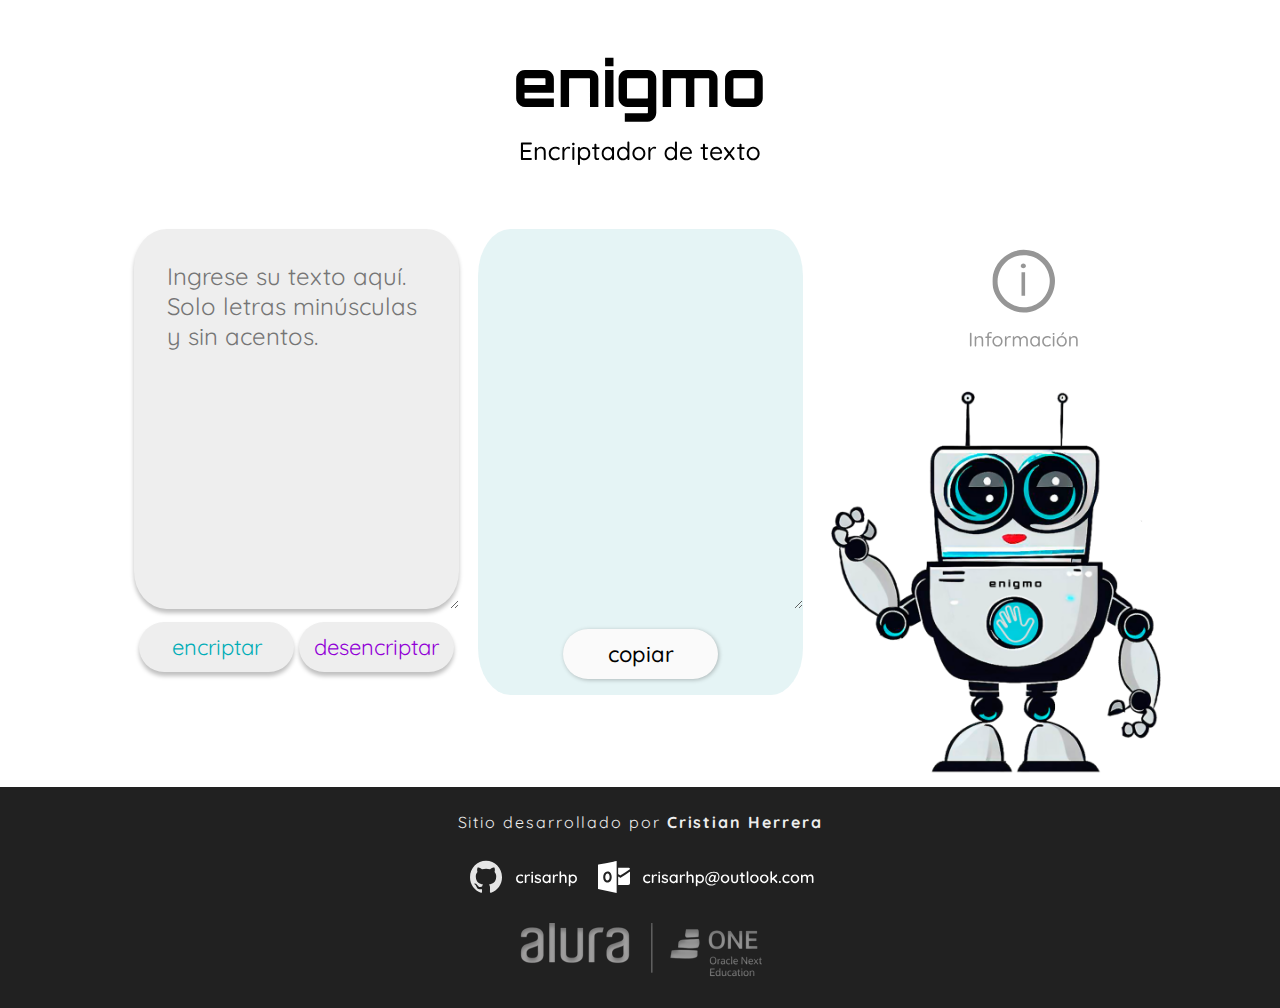
<file: index.html>
<!DOCTYPE html>
<html lang="es">

<head>

    <meta charset="UTF-8">
    <meta http-equiv="X-UA-Compatible" content="IE=edge">
    <meta name="viewport" content="width=device-width, initial-scale=1.0">

    <link rel="stylesheet" href="style.css">
    <link rel="icon" type="image/x-icon" href="favicon.ico">
    <title>enigmo | encriptar texto</title>

    <!--Font: Quicksand-->
        <link rel="preconnect" href="https://fonts.googleapis.com">
        <link rel="preconnect" href="https://fonts.gstatic.com" crossorigin>
        <link href="https://fonts.googleapis.com/css2?family=Quicksand:wght@500;700&display=swap" rel="stylesheet">
    <!---->

</head>


<body>

    <header>
         <picture class="enigmo-logo">
             <source srcset="elementos/Logo_enigmo-PCyTABLETversion.svg" media="(min-width: 768px)">
             <source srcset="elementos/Logo_enigmo-MOBILEversion.svg" media="(max-width: 768px)"> 
             <img src="elementos/Logo_enigmo-PCyTABLETversion.svg" alt="Enigmo Logo">
        </picture>
    </header>


    <main>

        <section class="user-area">
            <textarea type="text" class="input-area" id="input" placeholder="Ingrese su texto aquí. Solo letras minúsculas y sin acentos."></textarea>
        
            <div class="buttons">
                <button class="encriptar_button" id="button1">encriptar</button>
                <button class="desencriptar_button" id="button2">desencriptar</button>
            </div>
        </section>

        <section class="output-area">
            <div class="output-box">
                <textarea class="output-message"></textarea>
                <div class="copy_area">
                    <button class="copiar_button" id="button3">copiar</button> 
                </div>
            </div>
        </section>

        <section class="right_main_area">

            <div class="info_link">
                <a href="info_page.html"> 
                    <picture>
                        <source srcset="elementos/icon_informacion-PCyTABLETversion.svg" media="(min-width: 768px)">
                        <source srcset="elementos/icon_informacion-MOBILEversion.svg" media="(max-width: 768px)">
                        <img class="info_icon_svg" src="elementos/icon_informacion-PCyTABLETversion.svg" alt="Informacion"> 
                    </picture>
                </a>
            </div>

            <div class="enigmo_avatar">
                <img class="enigmo_imagen" id="status" src="elementos/enigmo_hello-450x450.png">
                <script>
                    window.onload = function() {
                        document.getElementById("status").src = "elementos/enigmo_hello-450x450.png";
                
                        document.getElementById("input").addEventListener("focus", function() {
                            document.getElementById("status").src = "elementos/enigmo_looking-450x450.png";
                        });
                
                        document.getElementById("button1").addEventListener("click", function() {
                            document.getElementById("status").src = "elementos/enigmo_locked-450x450.png";
                        });
                
                        document.getElementById("button2").addEventListener("click", function() {
                            document.getElementById("status").src = "elementos/enigmo_unlocked-450x450.png";
                        });

                        document.getElementById("button3").addEventListener("click", function() {
                            document.getElementById("status").src = "elementos/enigmo_copy-450x450.png";
                        });
                    }
                </script>    
            </div>
        </section>
    </main>

    
    <footer>
        <div class="by_message">
            <p>Sitio desarrollado por <strong>Cristian Herrera</strong></p>
        </div>
        
        <div class="contact-info">
                <a href="https://github.com/crisarhp" target="_blank" rel="noopener noreferrer"> 
                    <picture>
                        <source srcset="elementos/box_Github-PCversion.svg" media="(min-width: 1440px)">
                        <source srcset="elementos/box_Github-TABLETversion.svg" media="(min-width: 768px)">
                        <source srcset="elementos/box_Github-MOBILEversion.svg" media="(max-width: 768px)">
                        <img src="elementos/box_Github-PCversion.svg" alt="Github"> 
                    </picture>
                </a>
            
                <a href="mailto:crisarhp@outlook.com" target="_blank" rel="noopener noreferrer">
                    <picture class="outlook_image"> 
                        <source srcset="elementos/box_Outlook-PCversion.svg" media="(min-width: 1440px)">
                        <source srcset="elementos/box_Outlook-TABLETversion.svg" media="(min-width: 768px)">
                        <source srcset="elementos/box_Outlook-MOBILEversion.svg" media="(max-width: 768px)">
                        <img src="elementos/box_Outlook-PCversion.svg" alt="Outlook">
                    </picture>
                </a>

        </div>

        <picture class="AluraOracle_logo"> 
            <source srcset="elementos/logo_AluraOracle-PCversion.png" media="(min-width: 1440px)">
            <source srcset="elementos/logo_AluraOracle-TABLETversion.png" media="(min-width: 768px)">
            <source srcset="elementos/logo_AluraOracle-MOBILEversion.png" media="(max-width: 768px)">
            <img src="elementos/logo_AluraOracle-PCversion.png" alt="Logo Alura-Oracle">
        </picture>

    </footer>
        
    </body>
</html>
</file>
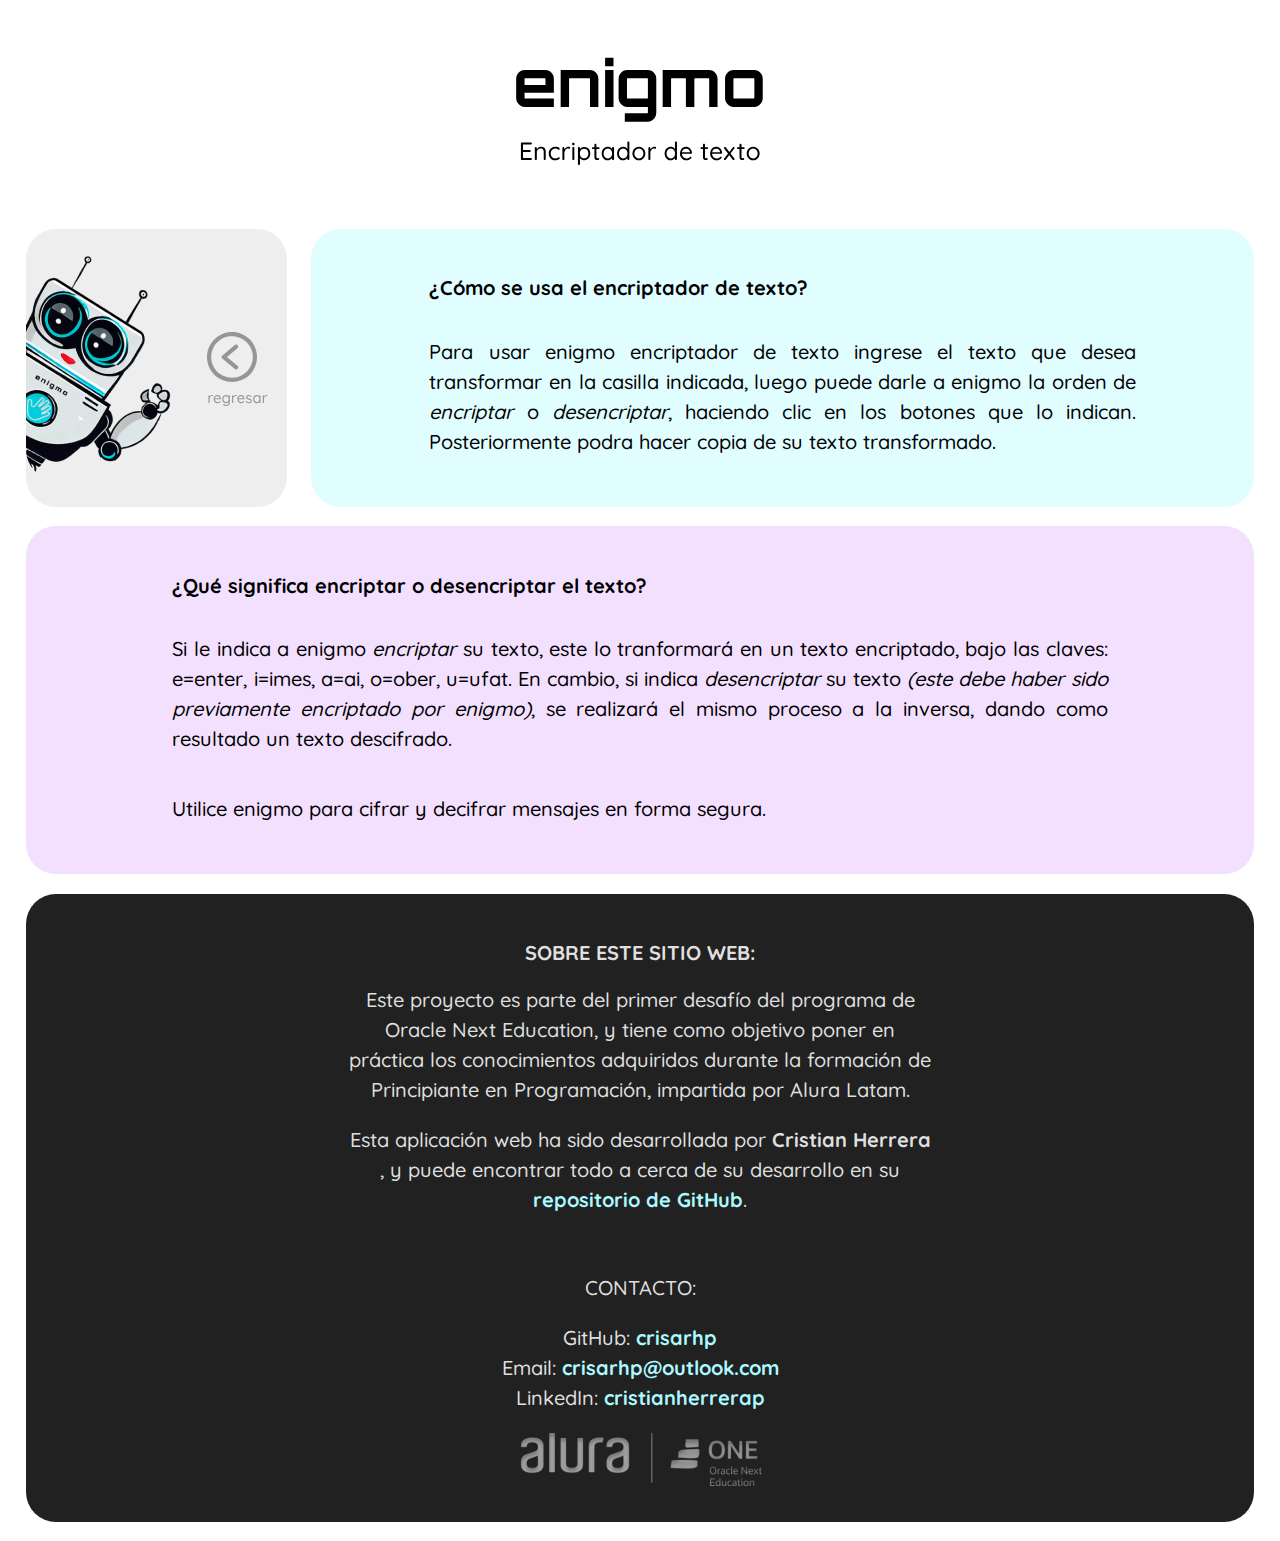
<file: info_page.html>
<!DOCTYPE html>
<html lang="es">

<head>

    <meta charset="UTF-8">
    <meta http-equiv="X-UA-Compatible" content="IE=edge">
    <meta name="viewport" content="width=device-width, initial-scale=1.0">

    <link rel="stylesheet" href="style-info_page.css">
    <link rel="icon" type="image/x-icon" href="favicon.ico">
    <title>enigmo | informacion</title>

    <!--Font: Quicksand-->
        <link rel="preconnect" href="https://fonts.googleapis.com">
        <link rel="preconnect" href="https://fonts.gstatic.com" crossorigin>
        <link href="https://fonts.googleapis.com/css2?family=Quicksand:wght@500;700&display=swap" rel="stylesheet">
    <!---->

</head>

<body>

    <header>

        <picture class="enigmo-logo">
            <source srcset="elementos/Logo_enigmo-PCyTABLETversion.svg" media="(min-width: 768px)">
            <source srcset="elementos/Logo_enigmo-MOBILEversion.svg" media="(max-width: 768px)"> 
            <img src="elementos/Logo_enigmo-PCyTABLETversion.svg" alt="Enigmo Logo">
        </picture>

    </header>


    <main>

        <section class="home_section">

            <div class="hello_block">
                
                <picture class="enigmo_hello">
                    <source srcset="elementos/enigmo_info_hello-PCversion.png" media="(min-width: 1440px)">
                    <source srcset="elementos/enigmo_info_hello-TABLETversion.png" media="(min-width: 768px)">
                    <source srcset="elementos/enigmo_info_hello-MOBILEversion.png" media="(max-width: 768px)">
                    <img class="enigmo_hello" src="elementos/enigmo_info_hello-PCversion.png" alt="Hello enigmo"> 
                </picture>
                
                <div class="back_link">
                    <a href="index.html"> 
                        <picture class="back_icon">
                            <source srcset="elementos/icon_regresar-PCyTABLETversion.svg" media="(min-width: 768px)">
                            <source srcset="elementos/icon_regresar-MOBILEversion.svg" media="(max-width: 768px)">
                            <img class="back_icon" src="elementos/icon_regresar-PCyTABLETversion.svg" alt="Informacion"> 
                        </picture>
                    </a>
                </div>
            
            </div>

            <div class="how_block">
                <div class="text_box">
                    <h2>¿Cómo se usa el encriptador de texto?</h2>
                    <p>Para usar  enigmo encriptador de texto ingrese el texto que desea transformar en la casilla indicada, luego puede darle a enigmo la orden de <em>encriptar</em> o <em>desencriptar</em>, haciendo clic en los botones que lo indican. Posteriormente podra hacer copia de su texto transformado.</p>
                </div>
            </div>

        </section>
        
        <section class="how_what_sect">

            <div class="how_block_2">
                <div class="text_box">
                    <h2>¿Cómo se usa el encriptador de texto?</h2>
                    <p>Para usar  enigmo encriptador de texto ingrese el texto que desea transformar en la casilla indicada, luego puede darle a enigmo la orden de <em>encriptar</em> o <em>desencriptar</em>, haciendo clic en los botones que lo indican. Posteriormente podra hacer copia de su texto transformado.</p>
                </div>
            </div>

            <section class="what_block">
                <div class="text_box">
                    <h2>¿Qué significa encriptar o desencriptar el texto?</h2>
                    <p>Si le indica a enigmo <em>encriptar</em> su texto, este lo tranformará en un texto encriptado, bajo las claves: e=enter, i=imes, a=ai, o=ober, u=ufat. En cambio, si indica <em>desencriptar</em> su texto <i>(este debe haber sido previamente encriptado por enigmo)</i>, se realizará el mismo proceso a la inversa, dando como resultado un texto descifrado.</p>
                    <p>Utilice enigmo para cifrar y decifrar mensajes en forma segura.</p>
                </div>
            </section>
        
        </section>

        <section class="credits_section">

            <div class="text_box">
                <div class="project_block">
                    <h2>SOBRE ESTE SITIO WEB:</h2>
                    <p class="paragraph2">Este proyecto es parte del primer desafío del programa de Oracle Next Education, y tiene como objetivo poner en práctica los conocimientos adquiridos durante la formación de Principiante en Programación, impartida por Alura Latam. </p>
                    <p class="paragraph2">Esta aplicación web ha sido desarrollada por <b>Cristian Herrera</b> , y puede encontrar todo a cerca de su desarrollo en su <a href="https://github.com/crisarhp/Challenge_Encriptador_G5.git" target="_blank" rel="noopener noreferrer">repositorio de GitHub</a>.</p>
                </div>

                <div class="contact_block">
                    <br>
                    <p>CONTACTO:</p> 
                    <p>
                    GitHub: 
                    <a 
                        href="https://github.com/crisarhp" target="_blank" rel="noopener noreferrer">crisarhp
                    </a><br>
                    Email: 
                    <a 
                        href="mailto:crisarhp@outlook.com" target="_blank" rel="noopener noreferrer">crisarhp@outlook.com
                    </a><br>
                    LinkedIn: 
                    <a
                        href="https://www.linkedin.com/in/cristianherrerap/" target="_blank" rel="noopener noreferrer">cristianherrerap</a><br>   
                    </p>
                </div>

            </div>

            <picture class="AluraOracle_logo"> 
                <source srcset="elementos/logo_AluraOracle-PCversion.png" media="(min-width: 1440px)">
                <source srcset="elementos/logo_AluraOracle-TABLETversion.png" media="(min-width: 768px)">
                <source srcset="elementos/logo_AluraOracle-MOBILEversion.png" media="(max-width: 768px)">
                <img class="AluraOracle_logo" src="elementos/logo_AluraOracle-PCversion.png" alt="Logo Alura-Oracle">
            </picture>

        </section>

    </main>
            
</body>
</html>
</file>
<file: style.css>
/*_______________SETTINGS_______________*/

*{
    font-family: 'Quicksand';
    font-size: 16px;
    border: none;
    margin: 0;
    padding: 0;
}

textarea:focus-visible{
    outline: none;
}

button{
    user-select: none;
}

/*_______________GENERAL STYLE_______________*/

body{
    width: 100%;
}

textarea{
    font-size: 1.5em;
}

/*-------------Header-------------*/

header{
    width: 100%;
    height: 100%;
    display: flex;
    flex-direction: column;
    align-items: center;
    justify-content: center;
    margin-top: 3%;
}

/*--------------Main--------------*/

main {
    display: flex;
    width: 100%;
    height: 100%;
    margin-top: 3%;
    justify-content: space-around;
}

    .input-area{
        box-sizing: border-box;
        background: #EEEEEE;
        mix-blend-mode: normal;
        box-shadow: 0px 4px 4px rgba(0, 0, 0, 0.25);
        border-radius: 10%;        
        padding: 10%;
    }
        
    .buttons {
        display: flex;
        justify-content: space-evenly;
        align-items: center;
        width: 100%;
        margin-top: 4%;
        margin-bottom: 4%;
    }

        .buttons button{
            background: #EEEEEE;
            box-shadow: 0px 4px 4px rgba(0, 0, 0, 0.25);
            border-radius: 35px;
        }

            .encriptar_button{
                color: #00ADB7;
            }

            .desencriptar_button{
                color: #9200D7;
            }

    .output-box{
        background: rgba(0, 152, 160, 0.1);
        border-radius: 10%;
    }
        .output-message{
            background: none;
            box-sizing: border-box;
            padding: 10%;
        }

        .copy_area{
            display: flex;
            align-content: center;
            justify-content: center;
            padding: 5%;
        }

        .copiar_button {
            background: #FAFAFA;
            box-shadow: 1px 1px 4px rgba(0, 0, 0, 0.25);
            border-radius: 35px;
        }

    .right_main_area{
        display: flex;
        flex-direction: column;
        align-items: center;
        justify-content: flex-end;
    }


/*-------------Footer-------------*/

footer{
    width: 100%;
    height: 100%;
    display: flex;
    flex-direction: column;
    align-items: center;
    justify-content: flex-start;
    background: #212121;
    flex-wrap: nowrap;
}

        .by_message{
        font-size: 1.20em;
        letter-spacing: 0.1em;
        color: #EEEEEE;
        margin-top: 2%; 
        }

        .contact-info{
            display: flex;
            justify-content: center;
            width: 100%;
            margin-top: 1.2%; 
        }

    .AluraOracle_logo{
        margin-top: 1.2%;
        margin-bottom: 2%;
    }

/*___________________________________________*/




/*____________SMARTPHONE VERSION____________*/

@media screen and (max-width: 768px) {

     /*-------------Header-------------*/

     header{
        margin-top: 10%;
    }

   .enigmo-logo img{
    width: 30vh;
   }


    /*--------------Main--------------*/

    main{
        justify-content: flex-start;
        flex-direction: column;
        flex-wrap: wrap;
        align-content: flex-start;
        align-items: center;
    }

    .user-area{
        display: flex;
        flex-direction: column;
        flex-wrap: nowrap;
        align-items: center;
        width: 100%;
        margin-top: 5%;
        margin-bottom: 3%;
    }

        .input-area{
            width: 313px;
            height: 157px;
            box-shadow: inset 0px 2px 2px rgba(0, 0, 0, 0.25);
            border-radius: 30px;        
            padding: 3%;
            font-size: 1.2em;
        }

            .input-area:placeholder-shown{
            font-size: 1em;
            }
        
        .buttons {
            justify-content: center;
            
        }
            .buttons button{
                background: #f7f7f7;
                color: #595959;
                box-shadow: 0.2px 2px 2px rgba(70, 70, 70, 0.25);
                width: 135px;
                height: 50px;
                border-radius: 35px; 
                font-size: 1.2em;
            }

            .desencriptar_button{
                margin-left: 3%;
            }

            .encriptar_button:active{
                background: #00ADB7;
                box-shadow: inset 0px 4px 4px rgba(0, 0, 0, 0.25);
                font-weight: bold;
                color: #EEEEEE;
            }

            .desencriptar_button:active{
                background: #9200D7;
                box-shadow: inset 0px 4px 4px rgba(0, 0, 0, 0.25);
                font-weight: bold;
                color: #EEEEEE;
                transition: 1s all;
            }
    
    .output-area{
        display: inline-block;
        margin-left: 1.5%;
        margin-right: 1.5%;
        margin-bottom: 3%;
    }

        .output-box{
            border-radius: 30px; 
        }
            .output-message{
                width: 323px;
                height: 137px;
                font-size: 1.2em;
            }

            .copiar_button {
                width: 116px;
                height: 38px;
                font-size: 1.2em;
                color: black;
                box-shadow: 0.2px 2px 2px rgba(70, 70, 70, 0.25);
            }

                .copiar_button:active{
                    background: #449A00;;
                    box-shadow: inset 0px 4px 4px rgba(0, 0, 0, 0.25);
                    border-radius: 35px;
                    color: #FAFAFA;
                    font-weight: bold;
                }

    .enigmo_imagen {
        width: 40vh;
        height: auto;
    }

    /*-------------Footer-------------*/

    .by_message{
        font-size: 0.1em;
        letter-spacing: 0.1em;
        color: #969696;
        margin-top: 5%; 
        }

    .contact-info{
        display: flex;
        justify-content: space-evenly;
        align-items: center;
        flex-direction: row;
        width: 100%;
        margin-top: 6%;
        margin-bottom: 6%; 
    }

}/*________________________________________*/



/*____________TABLET VERSION____________*/

@media screen and (min-width: 768px) {

    /*--------------Main--------------*/

    main{
        justify-content: center;
        flex-direction: row;
        flex-wrap: wrap;
        align-content: flex-start;
        align-items: flex-start;
        margin-left: 3%;
    }

    .user-area{
        display: inline-flex;
        margin-bottom: 3%;
        flex-direction: column;
        flex-wrap: wrap;
        align-content: flex-start;
        align-items: center;
    }

        .input-area{
            width: 325px;
            height: 380px;
        }

            .input-area:placeholder-shown{
                font-size: 1.5em;
            }

        .buttons button{
            font-size: 22px;
            line-height: 28px;
            width: 155px;
            height: 50px;
        }   

            .encriptar_button:hover{
                background: #00ADB7;
                box-shadow: inset 0px 4px 4px rgba(0, 0, 0, 0.25);
                font-weight: bold;
                color: #EEEEEE;
                transition: 1s all;;
            }


            .desencriptar_button:hover{
                background: #9200D7;
                box-shadow: inset 0px 4px 4px rgba(0, 0, 0, 0.25);
                font-weight: bold;
                color: #EEEEEE;
                transition: 1s all;
            }
 
    .output-area{
            display: inline-block;
            margin-left: 1.5%;
            margin-right: 1.5%;
            margin-bottom: 3%;
        }

        .output-message{
            width: 325px;
            height: 380px;
            }
        
        .copiar_button {
            width: 155px;
            height: 50px;
            font-weight: 500;
            font-size: 22px;
            color: black;
        }

            .copiar_button:hover{
                background: #FAFAFA;
                box-shadow: inset 0px 4px 4px rgba(0, 0, 0, 0.25);
                border-radius: 35px;
                color: #449A00;
                transition: 1s all;
                font-weight: bold;
            }

            .info_icon_svg:hover{
                width: 180px;
                height: 180px;
                transition: 2s all;
            }

            .enigmo_imagen {
                width: 400px;
                height: auto;
               
            }

    /*-------------Footer-------------*/

    .contact-info{
        justify-content: center;
    }

}/*______________________________________*/


  
/*____________DESKTOP VERSION____________*/

@media screen and (min-width: 1440px) {

    /*--------------Main--------------*/

    main{
        justify-content: flex-start;
    }

    .user-area{
        display: inline-block;
        margin-left: 8%;
        margin-right: 1.5%;
        margin-bottom: 3%;
    }

        .input-area{
           min-width: 450px;
           height: 470px;
        }

            .input-area:placeholder-shown{
                font-size: 1.5em;
            }

        .buttons button{
            font-weight: 500;
            font-size: 22px;
            line-height: 28px;
            width: 173px;
            height: 56px;
        }   

            .encriptar_button:hover{
                background: #00ADB7;
                box-shadow: inset 0px 4px 4px rgba(0, 0, 0, 0.25);
                font-weight: bold;
                color: #EEEEEE;
                transition: 1s all;;
            }


            .desencriptar_button:hover{
                background: #9200D7;
                box-shadow: inset 0px 4px 4px rgba(0, 0, 0, 0.25);
                font-weight: bold;
                color: #EEEEEE;
                transition: 1s all;
            }
 
    .output-area{
            display: inline-block;
            margin-left: 1.5%;
            margin-right: 1.5%;
            margin-bottom: 3%;
        }

        .output-message{
            min-width: 450px;
            height: 520px;
            }
        
        .copiar_button {
            width: 173px;
            height: 56px;
            font-weight: 500;
            font-size: 22px;
            color: black;
        }

            .copiar_button:hover{
                background: #FAFAFA;
                box-shadow: inset 0px 4px 4px rgba(0, 0, 0, 0.25);
                border-radius: 35px;
                color: #449A00;
                transition: 1s all;
                font-weight: bold;
            }
    
        .right_main_area {
            margin-left: 1.5%;
        }
           
            .info_icon_svg:hover{
                width: 180px;
                height: 180px;
                transition: 2s all;
            }

            .enigmo_imagen {
                width: 450px;
                height: 450px;
            }

    /*-------------Footer-------------*/

    .contact-info{
        justify-content: center;
    }

}/*______________________________________*/
</file>
<file: style-info_page.css>
/*_______________SETTINGS_______________*/
*{
    border: none;
}

body{
    width: 100%;
    margin: 0px;
    padding: 0px;
}

h2{
    font-family: 'Quicksand', sans-serif;
    font-family: 'Quicksand';
    font-style: normal;
    font-weight: 700;
    font-size: 20px;
}

p{
    font-family: 'Quicksand';
    font-style: normal;
    font-weight: 500;
    font-size: 20px;
    line-height: 30px;
}

a {
    font-weight: 700;
    text-decoration: none;
    color: #acf9ff;
    -webkit-tap-highlight-color: rgba(0,0,0,0);
}

/*_______________GENERAL STYLE_______________*/

.how_block_2{
    display: none;
}

/*-------------Header-------------*/

header{
    display: flex;
    flex-direction: column;
    align-items: center;
    justify-content: center;
    width: 100%;
    height: 100%;
    margin-top: 3%;
}

/*--------------Main--------------*/

main {
    width: 100%;
    height: 100%;
    margin-top: 3%;
}

    .hello_block{
        background: #EEEEEE;
        border-radius: 30px;
    }
        
        .how_block{
            background: #E0FDFF;
            border-radius: 30px;
            padding: 30px;
        }

        .what_block{
            background: #F3E0FF;
            border-radius: 30px;
            padding: 30px;
        }

       .credits_section{
            color: #dfdfdf;
            background: #212121;
            border-radius: 30px;
            padding: 30px;
            text-align: center;
       }

/*___________________________________________*/



/*____________SMARTPHONE VERSION____________*/

@media screen and (max-width: 768px) {

    h2, p, a{
        font-size: 16px;
    }

    /*-------------Header-------------*/

    header{
        position: absolute;
        display: inline-block;
        top: 0px;
        left: 0px;
        margin-bottom: 5%;
    }

        .enigmo-logo{
            margin-top: 10%;
            position: absolute;
            left: calc(50% - 205px/2);
            top: calc(6% - 97px/2);
        }
    
   /*--------------Main--------------*/

    main{
        display: flex;
        flex-direction: column;
    }

    .back_link{
        z-index: 100;
    }

    .hello_block{
        display: flex;
        justify-content: space-between;
        align-items: center;
        margin: 3% 5% 3% 5%;
    }
 
    .how_block{
        margin: 0% 5% 3% 5%;
    }
 
    .what_block{
        margin: 0% 5% 3% 5%;
    }

    .credits_section{
        margin: 0% 5% 5% 5%;
    }

}/*________________________________________*/


/*____________TABLET VERSION____________*/

@media screen and (min-width: 768px) {


    /*--------------Main--------------*/
 
    .home_section{
        display: flex;
        margin: 0% 2% 1.5% 2%;
    }
        .hello_block{
            display: inline-flex;
            justify-content: space-between;
            align-items: center;
            
        }
        
        .how_block{
            display: flex;
            justify-content: center;
            align-items: center;
            margin-left: 2%;
            
            margin-left: 2%;
        } 
        
            .how_block .text_box{
                text-align: justify;
                display: flex;
                width: 80%;
                flex-direction: column;
            }
 
        .what_block{
            display: flex;
            justify-content: center;
            align-items: center;
            margin: 0% 2% 1.5% 2%;
        }

            .what_block .text_box{
                text-align: justify;
                display: flex;
                width: 80%;
                flex-direction: column;
            }
        
        .credits_section{
            display: flex;
            flex-direction: column;
            justify-content: center;
            align-items: center;
            margin: 0% 2% 1.5% 2%;
        }

            .credits_section .text_box{
                text-align: center;
                display: flex;
                width: 50%;
                flex-direction: column;
            }
       
 }/*______________________________________*/
 


 /*____________DESKTOP VERSION____________*/

@media screen and (min-width: 1440px) {

    /*--------------Main--------------*/
   
    main{
        display: flex;
    }

        .how_block{
            display: none;
        }

    .hello_block{
        display: inline-flex;
        justify-content: center;
        align-items: center;
        flex-direction: column-reverse;
        width: 100%;
        
    }
   
    .how_what_sect{
        display: flex;
        flex-direction: column;
        margin: 0% 0% 1.5% 0%;
    }

        .how_block_2{
            display: flex;
            justify-content: center;
            align-items: center;
            background: #E0FDFF;
            border-radius: 30px;
            padding: 30px;
            height: 50% ;
        } 
        
            .how_block_2 .text_box{
                text-align: justify;
                display: flex;
                width: 80%;
                flex-direction: column;
            }



        .what_block{
            margin: 0px;
            margin-top: 5%;
            height: 90% ;
        }
        
    .credits_section{
        display: flex;
        flex-direction: column;
        justify-content: center;
        align-items: center;
        margin: 0% 2% 1.5% 2%;
    }
    
        .credits_section .text_box{
            text-align: center;
            display: flex;
            width: 80%;
            flex-direction: column;
        }
}/*______________________________________*/
</file>
